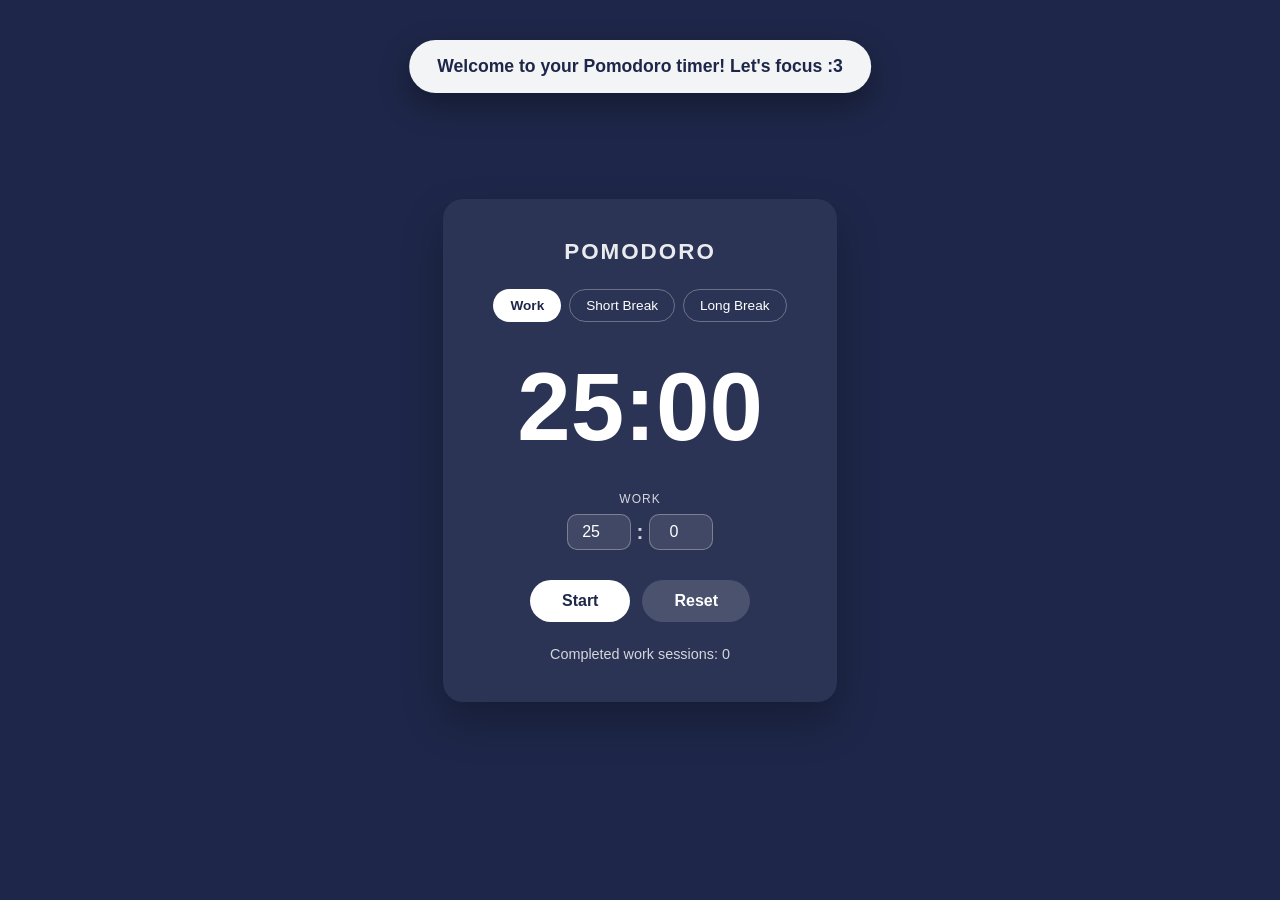
<file: pomodoro/index.html>
<!DOCTYPE html>
<html lang="en">
<head>
  <meta charset="UTF-8">
  <meta name="viewport" content="width=device-width, initial-scale=1.0">
  <title>Pomodoro Timer</title>
  <link rel="stylesheet" href="style.css">
</head>
<body>
  <canvas id="fx"></canvas>
  <div id="toast" class="toast"></div>

  <main class="app">
    <h1 class="title">Pomodoro</h1>

    <div class="modes">
      <button class="mode-btn active" data-mode="work">Work</button>
      <button class="mode-btn" data-mode="short">Short Break</button>
      <button class="mode-btn" data-mode="long">Long Break</button>
    </div>

    <div class="clock" id="clock">25:00</div>

    <div class="settings">
      <span id="duration-label" class="settings-label">Work</span>
      <div class="time-inputs">
        <input type="number" id="minutes-input" min="0" max="180" value="25" placeholder="25">
        <span class="colon">:</span>
        <input type="number" id="seconds-input" min="0" max="59" value="0" placeholder="00">
      </div>
    </div>

    <div class="controls">
      <button id="start" class="btn btn-primary">Start</button>
      <button id="reset" class="btn">Reset</button>
    </div>

    <p class="counter">Completed work sessions: <span id="count">0</span></p>
  </main>

  <script src="main.js"></script>
</body>
</html>
</file>
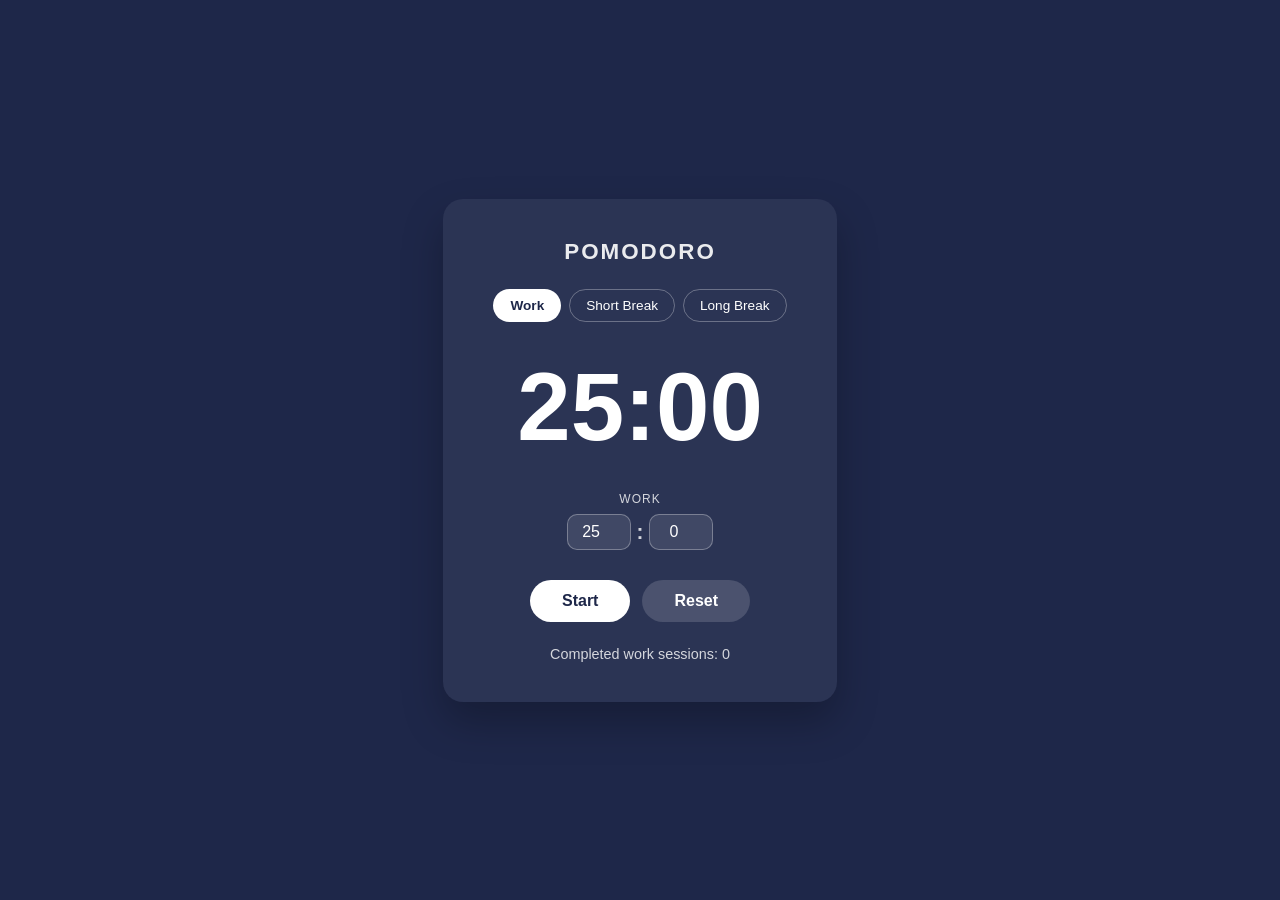
<file: main.html>
<!doctype html>
<html>
  <head>
    <meta charset="utf-8" />
    <meta http-equiv="refresh" content="0; url=pomodoro/screen.html" />
    <title>Redirecting…</title>
  </head>
  <body>
    <p>
      Redirecting to <a href="pomodoro/screen.html">pomodoro</a>…
    </p>
  </body>
</html>
</file>
<file: pomodoro/style.css>
* {
  margin: 0;
  padding: 0;
  box-sizing: border-box;
}

body {
  font-family: -apple-system, "Segoe UI", Roboto, sans-serif;
  min-height: 100vh;
  display: flex;
  align-items: center;
  justify-content: center;
  background: #1e2749;
  color: #fff;
  transition: background 0.4s ease;
}

/* Background tint changes per mode */
body.work   { background: #1e2749; }
body.short  { background: #16613a; }
body.long   { background: #4a2c5e; }

.app {
  text-align: center;
  padding: 40px 50px;
  background: rgba(255, 255, 255, 0.06);
  border-radius: 20px;
  box-shadow: 0 20px 40px rgba(0, 0, 0, 0.25);
}

.title {
  font-weight: 600;
  letter-spacing: 2px;
  margin-bottom: 24px;
  text-transform: uppercase;
  font-size: 1.4rem;
  opacity: 0.9;
}

.modes {
  display: flex;
  gap: 8px;
  justify-content: center;
  margin-bottom: 30px;
}

.mode-btn {
  background: transparent;
  color: #fff;
  border: 1px solid rgba(255, 255, 255, 0.3);
  padding: 8px 16px;
  border-radius: 20px;
  cursor: pointer;
  font-size: 0.85rem;
  transition: all 0.2s ease;
}

.mode-btn:hover {
  background: rgba(255, 255, 255, 0.12);
}

.mode-btn.active {
  background: #fff;
  color: #1e2749;
  font-weight: 600;
}

.clock {
  font-size: 6rem;
  font-weight: 700;
  font-variant-numeric: tabular-nums;
  margin-bottom: 30px;
}

.settings {
  display: flex;
  flex-direction: column;
  align-items: center;
  gap: 8px;
  margin-bottom: 30px;
}

.settings-label {
  font-size: 0.75rem;
  text-transform: uppercase;
  letter-spacing: 1px;
  opacity: 0.8;
}

.time-inputs {
  display: flex;
  align-items: center;
  gap: 6px;
}

.time-inputs .colon {
  font-size: 1.3rem;
  font-weight: 700;
  opacity: 0.8;
}

.settings input {
  width: 64px;
  padding: 8px;
  text-align: center;
  font-size: 1rem;
  border: 1px solid rgba(255, 255, 255, 0.3);
  border-radius: 10px;
  background: rgba(255, 255, 255, 0.1);
  color: #fff;
}

.settings input:focus {
  outline: none;
  border-color: #fff;
}

.controls {
  display: flex;
  gap: 12px;
  justify-content: center;
  margin-bottom: 24px;
}

.btn {
  padding: 12px 32px;
  border: none;
  border-radius: 30px;
  font-size: 1rem;
  font-weight: 600;
  cursor: pointer;
  background: rgba(255, 255, 255, 0.15);
  color: #fff;
  transition: transform 0.1s ease, background 0.2s ease;
}

.btn:hover {
  background: rgba(255, 255, 255, 0.25);
}

.btn:active {
  transform: scale(0.96);
}

.btn-primary {
  background: #fff;
  color: #1e2749;
}

.btn-primary:hover {
  background: #e8e8e8;
}

.counter {
  font-size: 0.9rem;
  opacity: 0.8;
}

/* Fireworks canvas: full-screen overlay, clicks pass straight through. */
#fx {
  position: fixed;
  inset: 0;
  z-index: 50;
  pointer-events: none;
}

/* Celebration message that pops in above everything. */
.toast {
  position: fixed;
  top: 40px;
  left: 50%;
  transform: translate(-50%, -20px) scale(0.9);
  z-index: 60;
  padding: 16px 28px;
  border-radius: 30px;
  background: rgba(255, 255, 255, 0.95);
  color: #1e2749;
  font-weight: 600;
  font-size: 1.1rem;
  box-shadow: 0 12px 30px rgba(0, 0, 0, 0.35);
  opacity: 0;
  pointer-events: none;
  transition: opacity 0.3s ease, transform 0.3s ease;
}

.toast.show {
  opacity: 1;
  transform: translate(-50%, 0) scale(1);
}
</file>
